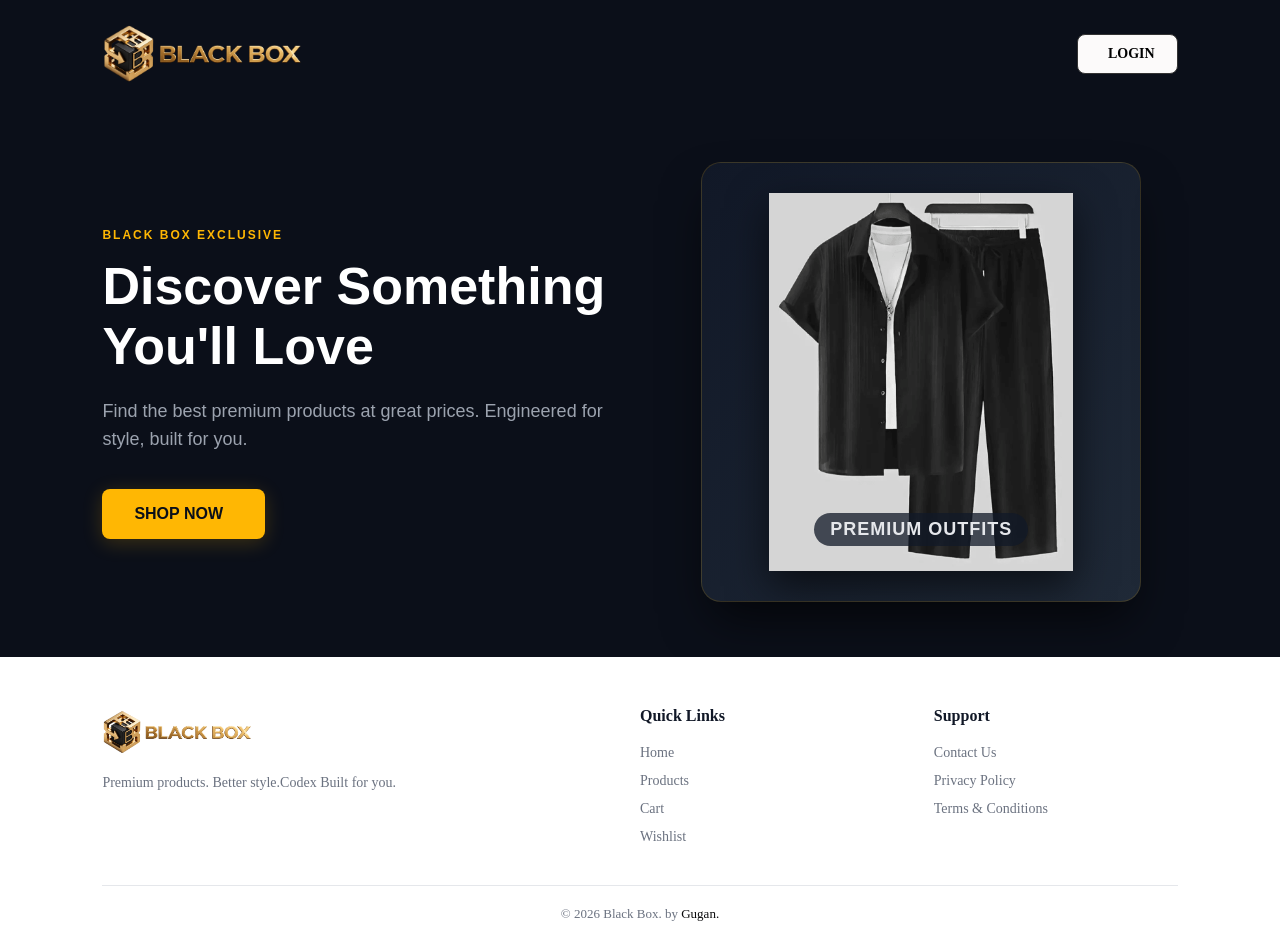
<file: index.html>
<!DOCTYPE html>
<html lang="en">
<head>
    <meta charset="UTF-8">
    <meta name="viewport" content="width=device-width, initial-scale=1.0">
    <title>Black Box - Home</title>
    <link rel="stylesheet" href="home.css">
    <link rel="icon" href="img file/favicon.png">   
</head>
<body>
    <header class="main-header">
        <img src="img file/image 1.png" alt="Black Box" class="logo">
        <a href="login.html" class="login-btn">
    <i class="fa-solid fa-user"></i>
    LOGIN
        </a>
    </header>

    <section class="hero">

    <div class="hero-content">
        <span class="brand-tag">BLACK BOX EXCLUSIVE</span>
        <h1>Discover Something You'll Love</h1>
        <p>Find the best premium products at great prices. Engineered for style, built for you.</p>
        <a href="products.html" class="shop-btn">SHOP NOW <i class="fa-solid fa-arrow-right"></i></a>
    </div>

    <div class="hero-image">

    <div class="slider-container">
        <div class="image-slider">
            
            <div class="slide">
                <a href="products.html">
                <img src="product img/prod image 1.png" alt="pants and shirt">
                <span class="product-title">Premium outfits</span>
                </a>
            </div>
            
            <div class="slide">
                <a href="products.html">
                <img src="product img/prod image 2.png" alt="classical watch">
                <span class="product-title">Classical Watches</span>
                </a>
            </div>

            <div class="slide">
                <a href="products.html">
                <img src="product img/prod image 3.png" alt="whiteshoes">
                <span class="product-title">Premium Shoes</span>
                </a>
            </div>
            
            <div class="slide">
                <a href="products.html">
                <img src="product img/prod image 4.png" alt="all appliances">
                <span class="product-title">smart appliances</span>
                </a>
            </div>
        </div>
    </div>
</div>

</section>

<footer class="footer">

    <div class="footer-content">

        <div class="footer-brand">
            <img src="img file/image 1.png" alt="Black Box">
            <p>
                Premium products. Better style.Codex
                Built for you.
            </p>
        </div>

        <div class="footer-links">
            <h3>Quick Links</h3>

            <a href="index.html">Home</a>
            <a href="products.html">Products</a>
            <a href="cart.html">Cart</a>
            <a href="wishlist.html">Wishlist</a>
        </div>

        <div class="footer-links">
            <h3>Support</h3>

            <a href="#">Contact Us</a>
            <a href="#">Privacy Policy</a>
            <a href="#">Terms & Conditions</a>
        </div>

    </div>

    <div class="footer-bottom">
        <p>© 2026 Black Box. by<span class="by"> Gugan.</span></p>
    </div>

</footer>

</body>
</html>
</file>
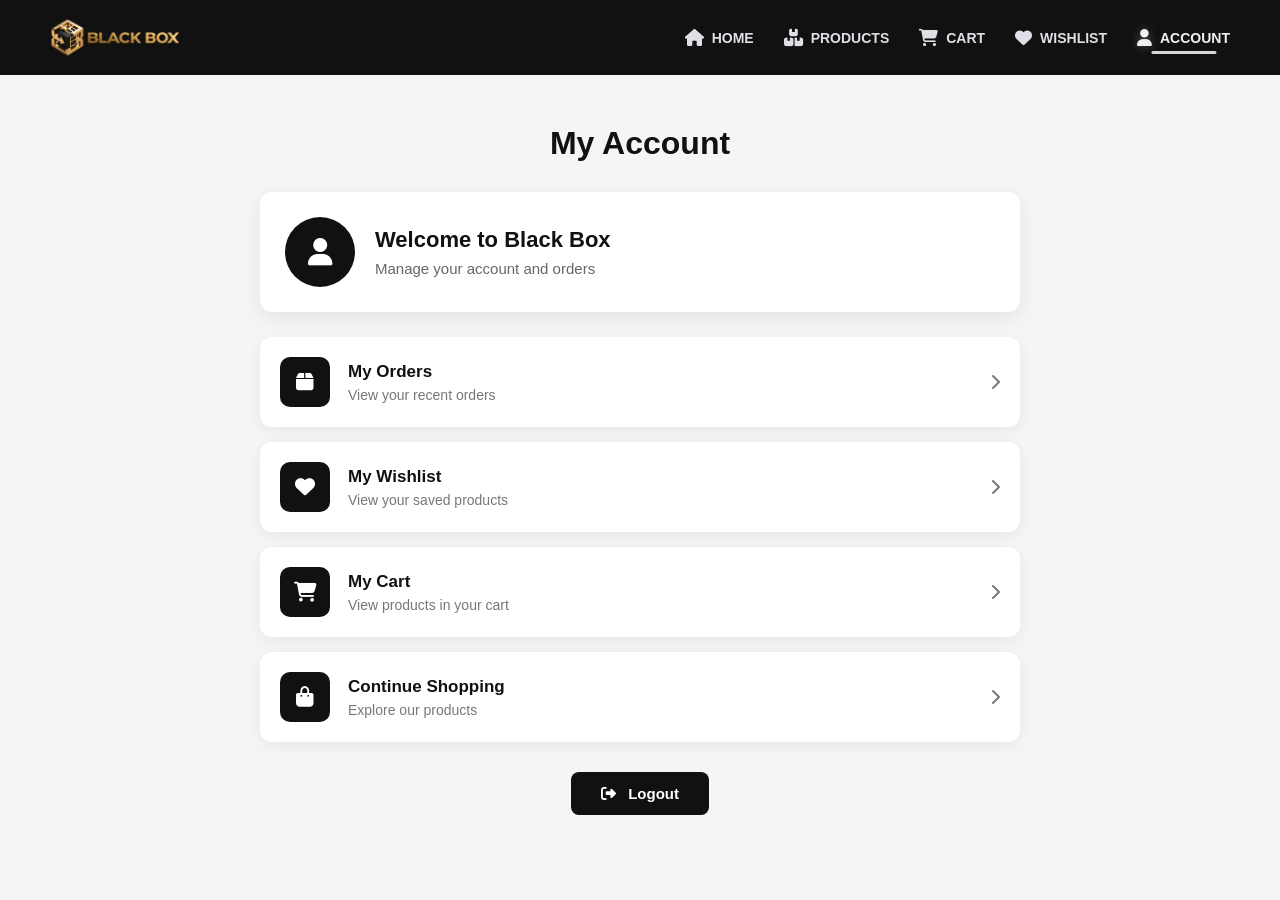
<file: account.html>
<!DOCTYPE html>
<html lang="en">

<head>

    <meta charset="UTF-8">

    <meta name="viewport"
          content="width=device-width, initial-scale=1.0">

    <title>Black Box - Account</title>

    <link rel="stylesheet"
          href="account.css">

    <link rel="icon"
          href="img file/favicon.png">

    <link rel="stylesheet"
          href="https://cdnjs.cloudflare.com/ajax/libs/font-awesome/6.5.2/css/all.min.css">

</head>


<body>

    <header>

        <a href="index.html">

            <img src="img file/image 1.png"
                 alt="Black Box"
                 class="logo">

        </a>


        <nav class="navbar">

            <ul class="navlink">

                <li><a href="index.html"><i class="fa-solid fa-house"></i><span>HOME</span></a></li>
                <li><a href="products.html"><i class="fa-solid fa-boxes-stacked"></i><span>PRODUCTS</span></a></li>
                <li><a href="cart.html"><i class="fa-solid fa-cart-shopping"></i><span>CART</span></a></li>
                <li><a href="wishlist.html"><i class="fa-solid fa-heart"></i><span>WISHLIST</span></a></li>
                <li><a href="account.html" class="nav-link active"><i class="fa-solid fa-user"></i><span>ACCOUNT</span></a></li>

            </ul>

        </nav>

    </header>

    <main class="account">

        <h1>My Account</h1>

        <section class="profile-card">

            <div class="profile-icon">

                <i class="fa-solid fa-user"></i>

            </div>


            <div class="profile-info">

                <h2>Welcome to Black Box</h2>

                <p>
                    Manage your account and orders
                </p>

            </div>

        </section>


        <section class="account-options">

            <a href="#" class="account-card">

                <div class="account-card-icon">

                    <i class="fa-solid fa-box"></i>

                </div>

                <div>

                    <h3>My Orders</h3>

                    <p>
                        View your recent orders
                    </p>

                </div>

                <i class="fa-solid fa-chevron-right arrow"></i>

            </a>

            <a href="wishlist.html" class="account-card">

                <div class="account-card-icon">

                    <i class="fa-solid fa-heart"></i>

                </div>

                <div>

                    <h3>My Wishlist</h3>

                    <p>
                        View your saved products
                    </p>

                </div>

                <i class="fa-solid fa-chevron-right arrow"></i>

            </a>

            <a href="cart.html" class="account-card">

                <div class="account-card-icon">

                    <i class="fa-solid fa-cart-shopping"></i>

                </div>

                <div>

                    <h3>My Cart</h3>

                    <p>
                        View products in your cart
                    </p>

                </div>

                <i class="fa-solid fa-chevron-right arrow"></i>

            </a>

            <a href="products.html" class="account-card">

                <div class="account-card-icon">

                    <i class="fa-solid fa-bag-shopping"></i>

                </div>

                <div>

                    <h3>Continue Shopping</h3>

                    <p>
                        Explore our products
                    </p>

                </div>

                <i class="fa-solid fa-chevron-right arrow"></i>

            </a>


        </section>

        <button class="logout-btn" id="logout-btn">

            <i class="fa-solid fa-right-from-bracket"></i>

            Logout

        </button>


    </main>



    <script src="account.js"></script>

</body>

</html>
</file>
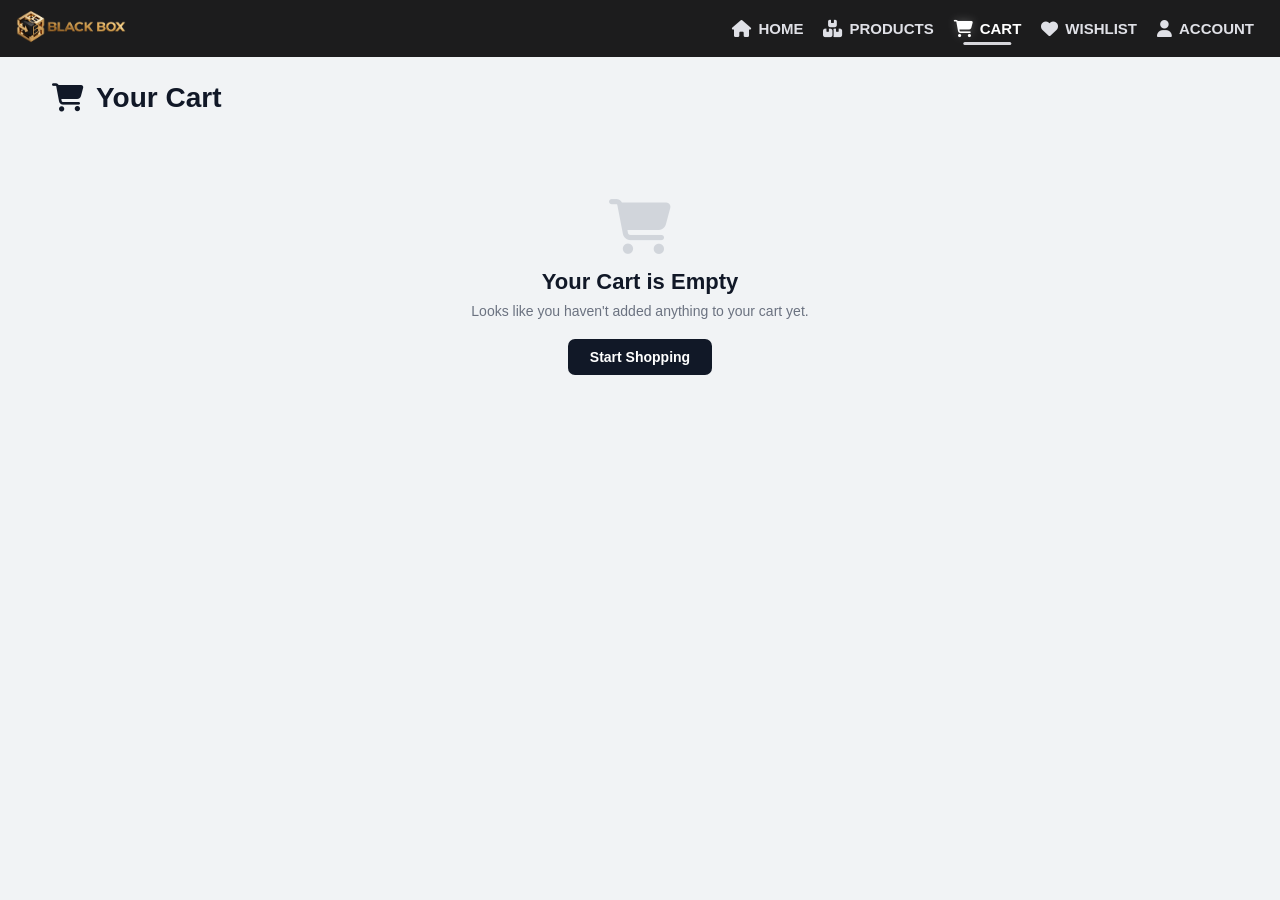
<file: cart.html>
<!DOCTYPE html>
<html lang="en">

<head>
    <meta charset="UTF-8">
    <meta name="viewport" content="width=device-width, initial-scale=1.0">

    <title>Black Box - Cart</title>

    <link rel="icon" href="img file/favicon.png">

    <link rel="stylesheet"
        href="https://cdnjs.cloudflare.com/ajax/libs/font-awesome/6.5.2/css/all.min.css">

    <link rel="stylesheet" href="cart.css">
</head>

<body>

    <header>

        <a href="index.html">
            <img src="img file/image 1.png" alt="Black Box" class="logo">
        </a>

        <nav class="navbar">

            <ul class="navlink">
                <li><a href="index.html"><i class="fa-solid fa-house"></i><span>HOME</span></a></li>
                <li><a href="products.html"><i class="fa-solid fa-boxes-stacked"></i><span>PRODUCTS</span></a></li>
                <li><a href="cart.html" class="nav-link active"><i class="fa-solid fa-cart-shopping"></i><span>CART</span></a></li>
                <li><a href="wishlist.html"><i class="fa-solid fa-heart"></i><span>WISHLIST</span></a></li>
                <li><a href="account.html"><i class="fa-solid fa-user"></i><span>ACCOUNT</span></a></li>
            </ul>

        </nav>

    </header>

    <main class="cart-page">

        <h1 class="cart-title">
            <i class="fa-solid fa-cart-shopping"></i>
            Your Cart
        </h1>


        <div class="cart-container">

            <section class="cart-items">

                <div id="cart-items">
                    
                </div>

            </section>

            <aside class="cart-summary">

                <h2>Order Summary</h2>

                <div class="summary-row">
                    <span>Subtotal</span>
                    <span id="subtotal">₹0</span>
                </div>

                <div class="summary-row">
                    <span>Delivery</span>
                    <span id="delivery">₹0</span>
                </div>

                <hr>

                <div class="summary-total">
                    <span>Total</span>
                    <span id="total">₹0</span>
                </div>

                <button id="checkout-btn">
                    <i class="fa-solid fa-lock"></i>
                    Proceed to Checkout
                </button>

                <a href="products.html" class="continue-shopping">
                    <i class="fa-solid fa-arrow-left"></i>
                    Continue Shopping
                </a>

            </aside>

        </div>

        <div id="empty-cart" class="empty-cart">

            <i class="fa-solid fa-cart-shopping"></i>

            <h2>Your Cart is Empty</h2>

            <p>
                Looks like you haven't added anything to your cart yet.
            </p>

            <a href="products.html">
                Start Shopping
            </a>

        </div>

    </main>


<script type="module" src="cart.js"></script>

</body>

</html>
</file>
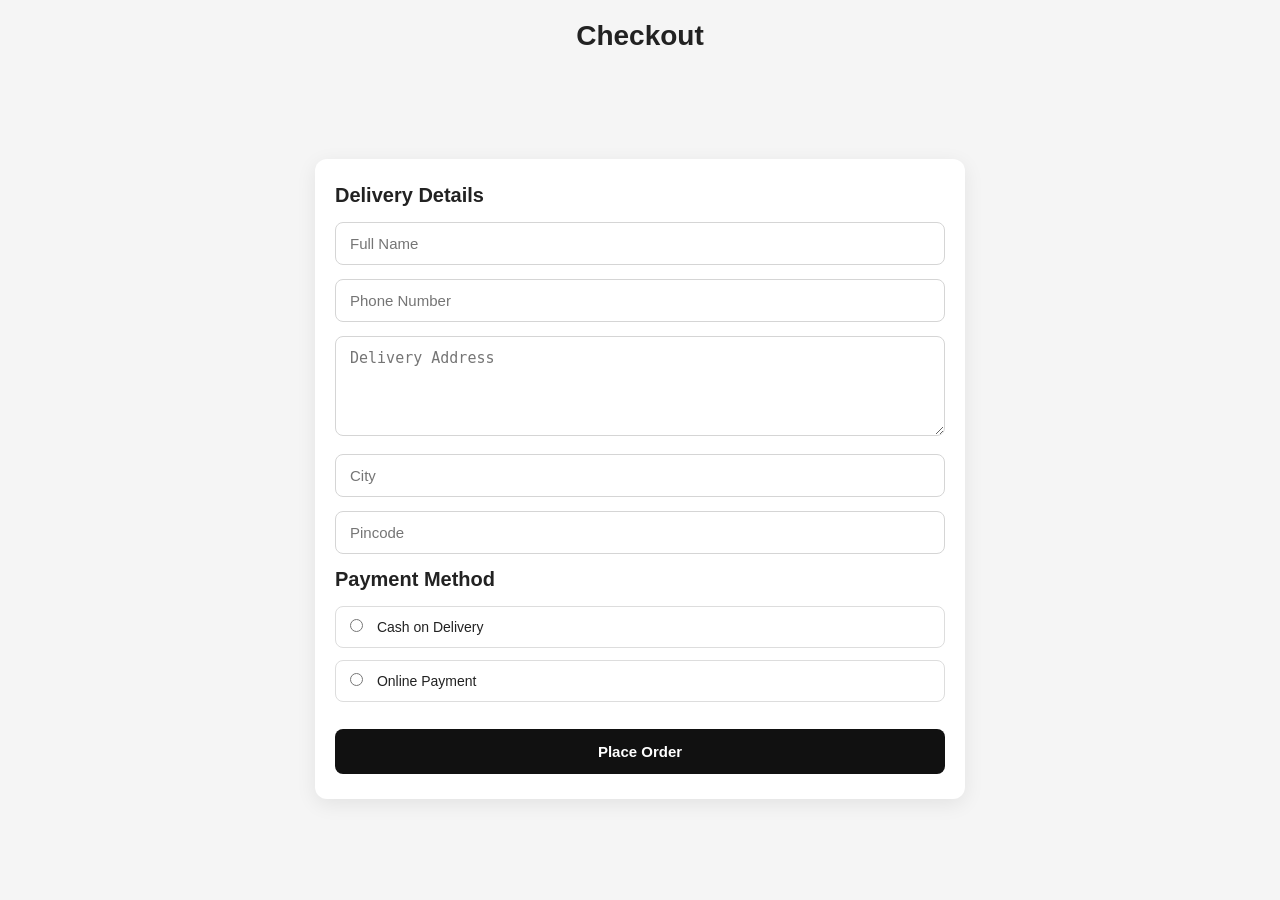
<file: Checkout.html>
<!DOCTYPE html>
<html lang="en">

<head>

    <meta charset="UTF-8">

    <meta name="viewport"
          content="width=device-width, initial-scale=1.0">

    <title>Black Box - Checkout</title>
    <link rel="icon" href="img file/image 2.png">
    <link rel="stylesheet" href="checkout.css">

</head>

<body>

    <h1>Checkout</h1>

    <form id="checkout-form">

        <h2>Delivery Details</h2>

        <input
            type="text"
            id="name"
            placeholder="Full Name"
            required
        >

        <input
            type="tel"
            id="phone"
            placeholder="Phone Number"
            required
        >

        <textarea
            id="address"
            placeholder="Delivery Address"
            required
        ></textarea>

        <input
            type="text"
            id="city"
            placeholder="City"
            required
        >

        <input
            type="text"
            id="pincode"
            placeholder="Pincode"
            required
        >

        <h2>Payment Method</h2>

        <label>
            <input
                type="radio"
                name="payment"
                value="cod"
                required
            >
            Cash on Delivery
        </label>

        <label>
            <input
                type="radio"
                name="payment"
                value="online"
            >
            Online Payment
        </label>

        <button type="submit">
            Place Order
        </button>

    </form>

    <script src="checkout.js"></script>

</body>

</html>
</file>
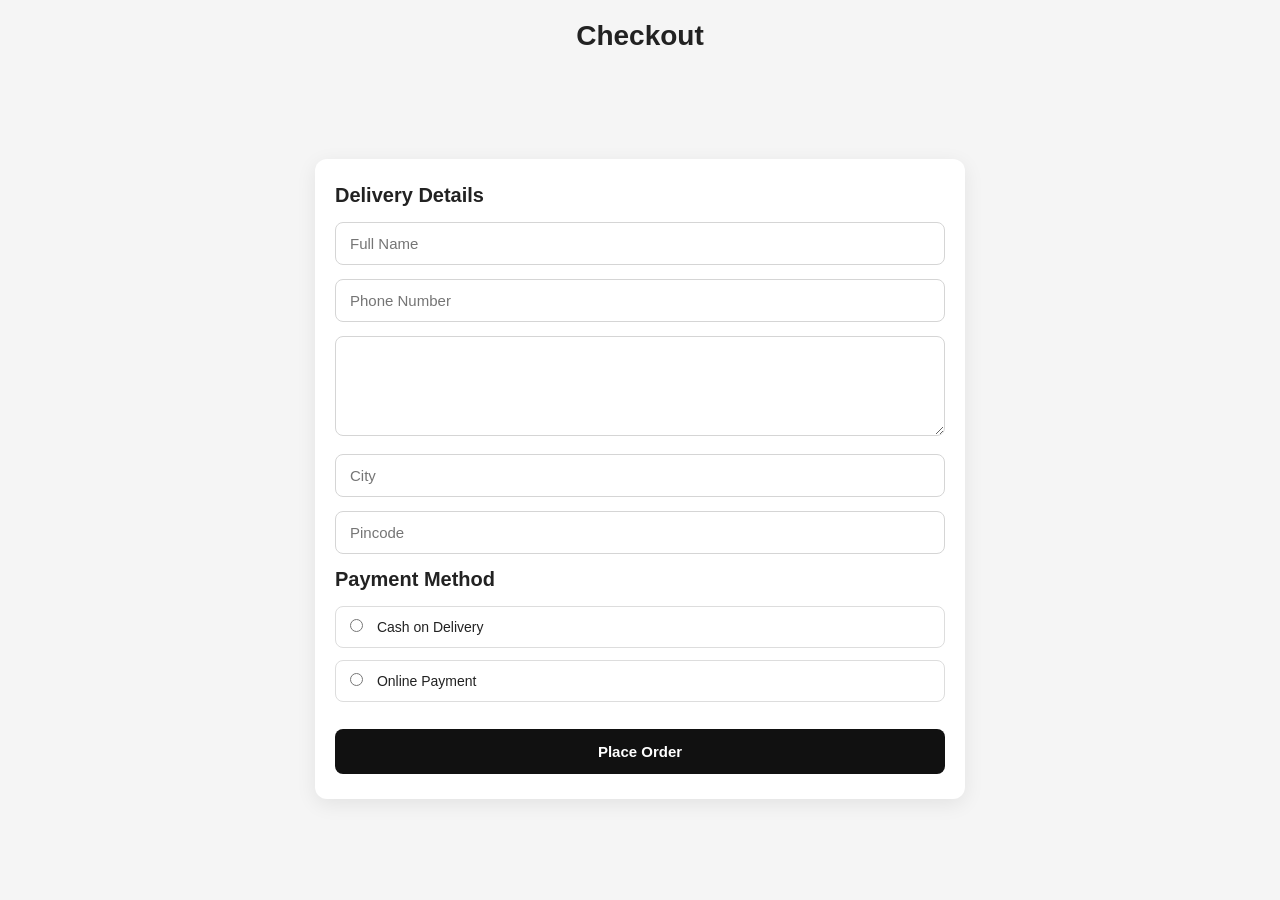
<file: checkout.html>
<!DOCTYPE html>
<html lang="en">

<head>

    <meta charset="UTF-8">

    <meta name="viewport"
          content="width=device-width, initial-scale=1.0">

    <title>Black Box - Checkout</title>
    <link rel="icon" href="img file/favicon.png">
    <link rel="stylesheet" href="checkout.css">

</head>

<body>

    <h1>Checkout</h1>

    <form id="checkout-form">

        <h2>Delivery Details</h2>

        <input
            type="text"
            id="name"
            placeholder="Full Name"
            required
        >

        <input
            type="tel"
            id="phone"
            placeholder="Phone Number"
            required
        >

        <textarea
            id="address"
            placeholder="Delivery Address"
            required>
        </textarea>

        <input
            type="text"
            id="city"
            placeholder="City"
            required
        >

        <input
            type="text"
            id="pincode"
            placeholder="Pincode"
            required
        >

        <h2>Payment Method</h2>

        <label>
            <input
                type="radio"
                name="payment"
                value="cod"
                required
            >
            Cash on Delivery
        </label>

        <label>
            <input
                type="radio"
                name="payment"
                value="online"
            >
            Online Payment
        </label>

        <button type="submit">
            Place Order
        </button>

    </form>

    <script src="checkout.js"></script>

</body>

</html>
</file>
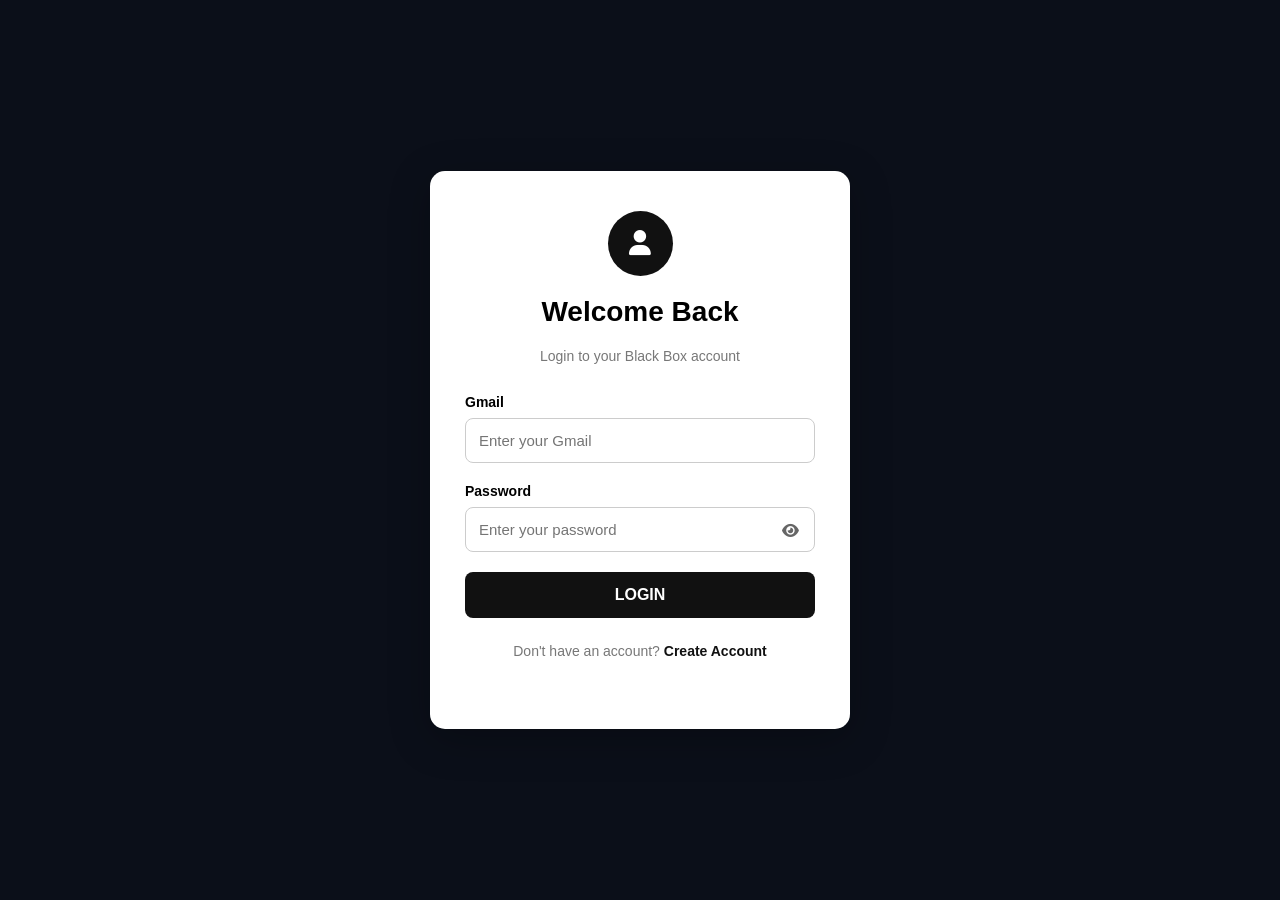
<file: login.html>
<!DOCTYPE html>
<html lang="en">

<head>

    <meta charset="UTF-8">

    <meta name="viewport"
          content="width=device-width, initial-scale=1.0">

    <title>Black Box - Login</title>

    <link rel="stylesheet"
          href="login.css">

    <link rel="icon" href="img file/favicon.png">

    <link rel="stylesheet"
          href="https://cdnjs.cloudflare.com/ajax/libs/font-awesome/6.5.2/css/all.min.css">

</head>


<body>

    <main class="login-container">

        <div class="login-box">

            <div class="login-icon">

                <i class="fa-solid fa-user"></i>

            </div>


            <h1>Welcome Back</h1>

            <p>Login to your Black Box account</p>


            <form id="login-form">

                <div class="input-group">

                    <label for="email">
                        Gmail
                    </label>

                    <input
                        type="email"
                        id="email"
                        placeholder="Enter your Gmail"
                        autocomplete="email"
                        required>

                </div>

                <div class="input-group">

                    <label for="password">
                        Password
                    </label>

                    <div class="password-box">

                        <input
                            type="password"
                            id="password"
                            placeholder="Enter your password"
                            autocomplete="current-password"
                            required>

                        <button
                            type="button"
                            id="show-password">

                            <i class="fa-solid fa-eye"></i>

                        </button>

                    </div>

                </div>

                <p id="login-error"></p>

                <button
                    type="submit"
                    class="login-submit">

                    LOGIN

                </button>


            </form>


            <p class="signup-text">

                Don't have an account?

                <a href="signup.html">
                    Create Account
                </a>

            </p>


        </div>

    </main>


    <script src="login.js"></script>

</body>

</html>
</file>
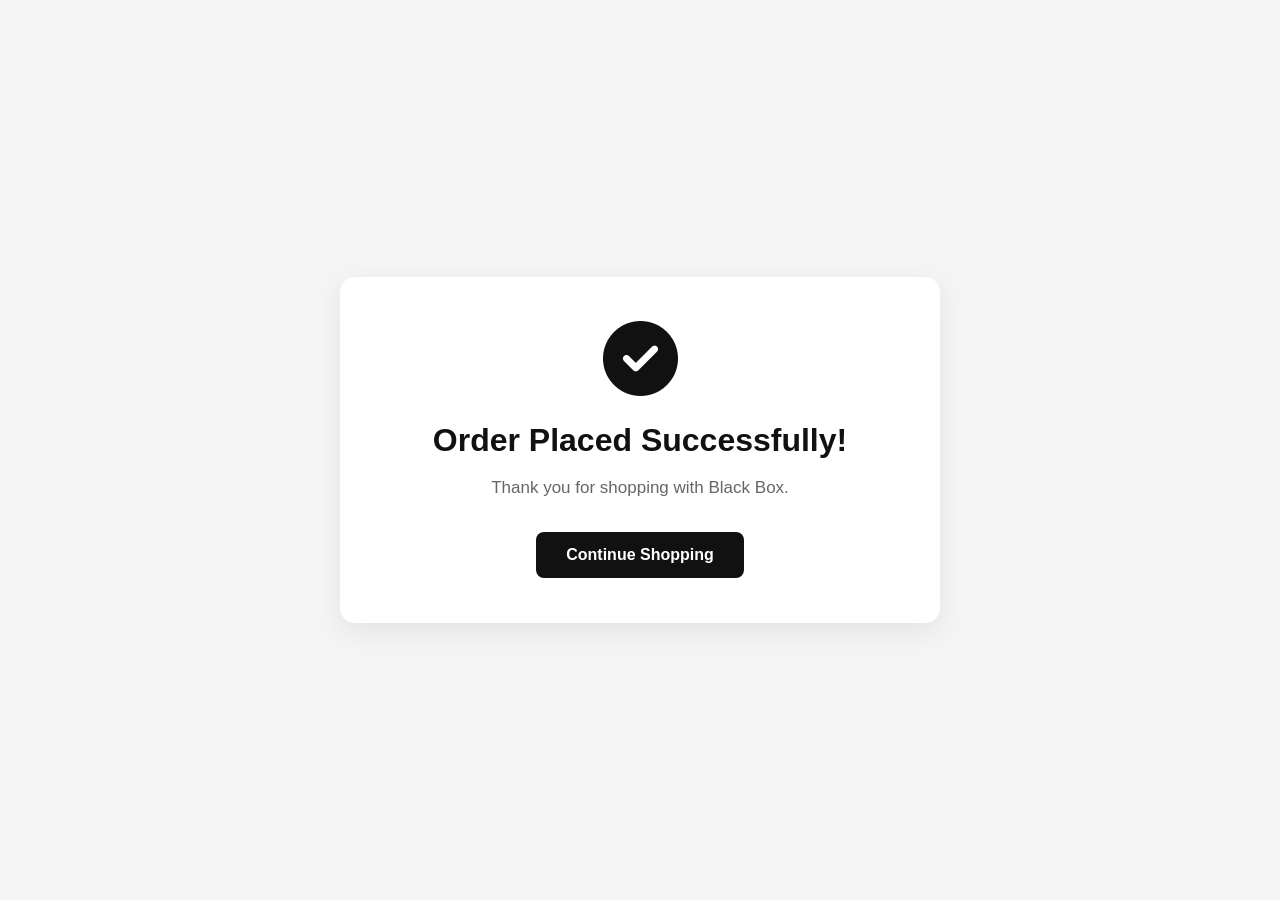
<file: OrderSuccess.html>
<head>

    <meta charset="UTF-8">

    <meta name="viewport"
          content="width=device-width, initial-scale=1.0">

    <title>Black Box - Order Placed</title>

    <link rel="stylesheet" href="ordersuccess.css">
    <link rel="icon" href="img file/image 2.png">
    <link rel="stylesheet"
          href="https://cdnjs.cloudflare.com/ajax/libs/font-awesome/6.5.2/css/all.min.css">
</head>

<body>

    <div class="success-container">

        <i class="fa-solid fa-circle-check"></i>

        <h1>Order Placed Successfully!</h1>

        <p>
            Thank you for shopping with Black Box.
        </p>

        <a href="Products.html">
            Continue Shopping
        </a>

    </div>

</body>

</html>
</file>
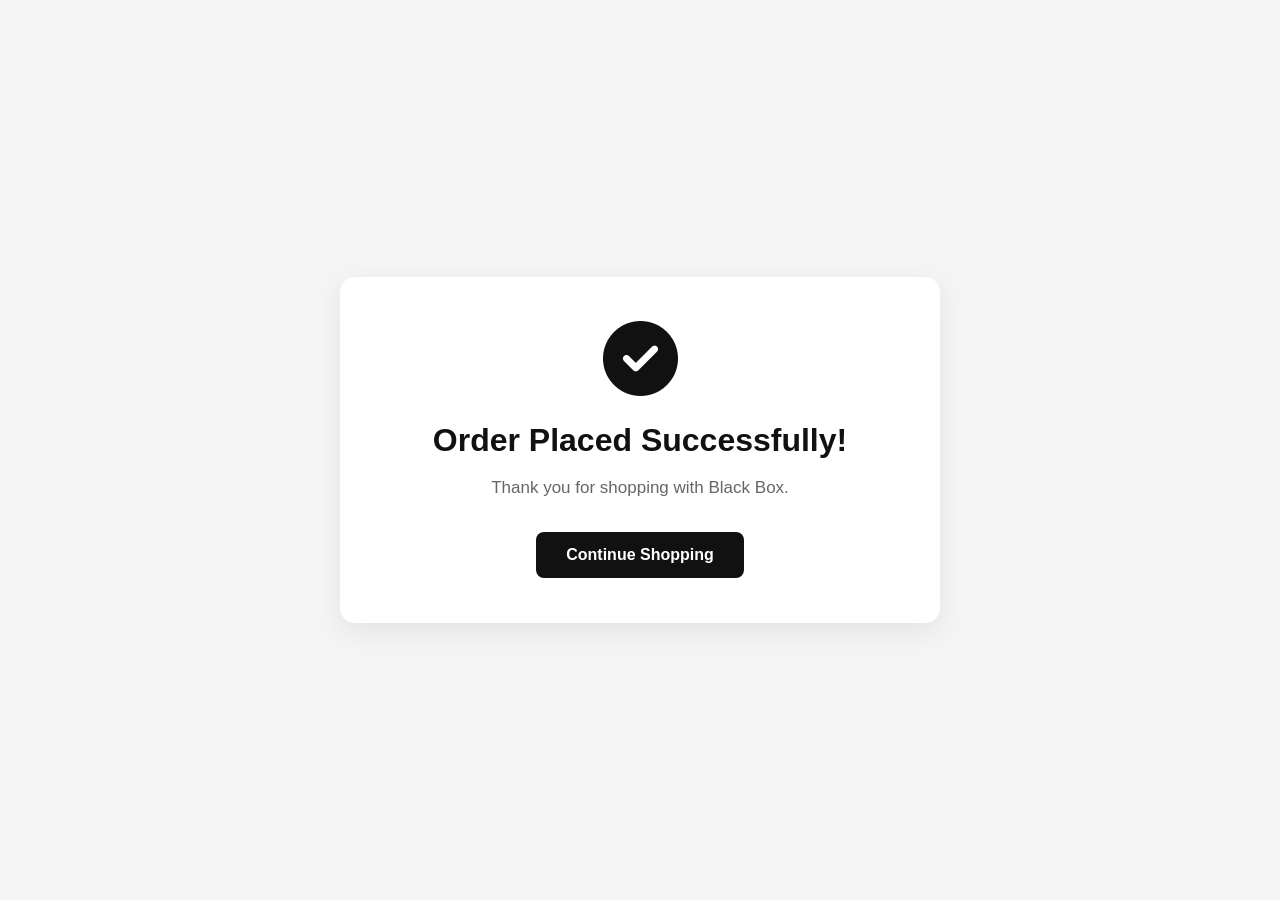
<file: orderSuccess.html>
<head>

    <meta charset="UTF-8">

    <meta name="viewport"
          content="width=device-width, initial-scale=1.0">

    <title>Black Box - Order Placed</title>

    <link rel="stylesheet" href="ordersuccess.css">
    <link rel="icon" href="img file/favicon.png">
    <link rel="stylesheet"
          href="https://cdnjs.cloudflare.com/ajax/libs/font-awesome/6.5.2/css/all.min.css">
</head>

<body>

    <div class="success-container">

        <i class="fa-solid fa-circle-check"></i>

        <h1>Order Placed Successfully!</h1>

        <p>
            Thank you for shopping with Black Box.
        </p>

        <a href="products.html">
            Continue Shopping
        </a>

    </div>

</body>

</html>
</file>
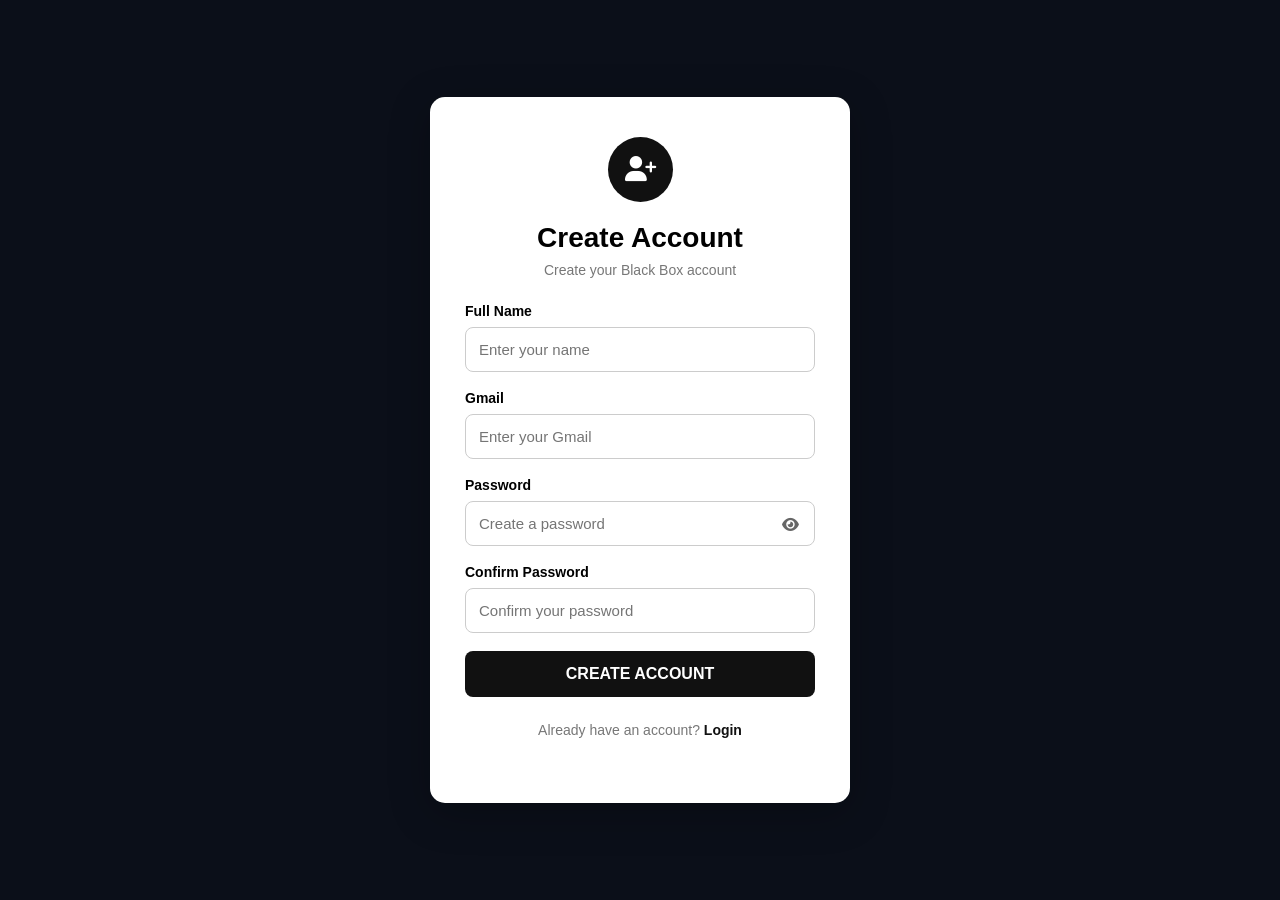
<file: signup.html>
<!DOCTYPE html>
<html lang="en">

<head>

    <meta charset="UTF-8">

    <meta name="viewport"
          content="width=device-width, initial-scale=1.0">

    <title>Black Box - Create Account</title>

    <link rel="stylesheet"
          href="signup.css">

    <link rel="icon" href="img file/favicon.png">

    <link rel="stylesheet"
          href="https://cdnjs.cloudflare.com/ajax/libs/font-awesome/6.5.2/css/all.min.css">

</head>


<body>

    <main class="signup-container">

        <div class="signup-box">

            <div class="signup-icon">
                <i class="fa-solid fa-user-plus"></i>
            </div>


            <h1>Create Account</h1>

            <p>Create your Black Box account</p>


            <form id="signup-form">

                <div class="input-group">

                    <label for="name">
                        Full Name
                    </label>

                    <input
                        type="text"
                        id="name"
                        placeholder="Enter your name"
                        required>

                </div>

                <div class="input-group">

                    <label for="email">
                        Gmail
                    </label>

                    <input
                        type="email"
                        id="email"
                        placeholder="Enter your Gmail"
                        autocomplete="email"
                        required>

                </div>

                <div class="input-group">

                    <label for="password">
                        Password
                    </label>

                    <div class="password-box">

                        <input
                            type="password"
                            id="password"
                            placeholder="Create a password"
                            autocomplete="new-password"
                            required>

                        <button
                            type="button"
                            id="show-password">

                            <i class="fa-solid fa-eye"></i>

                        </button>

                    </div>

                </div>

                <div class="input-group">

                    <label for="confirm-password">
                        Confirm Password
                    </label>

                    <input
                        type="password"
                        id="confirm-password"
                        placeholder="Confirm your password"
                        required>

                </div>

                <p id="signup-error"></p>

                <button
                    type="submit"
                    class="signup-submit">

                    CREATE ACCOUNT

                </button>

            </form>


            <p class="login-text">

                Already have an account?

                <a href="login.html">
                    Login
                </a>

            </p>

        </div>

    </main>


    <script src="signup.js"></script>

</body>

</html>
</file>
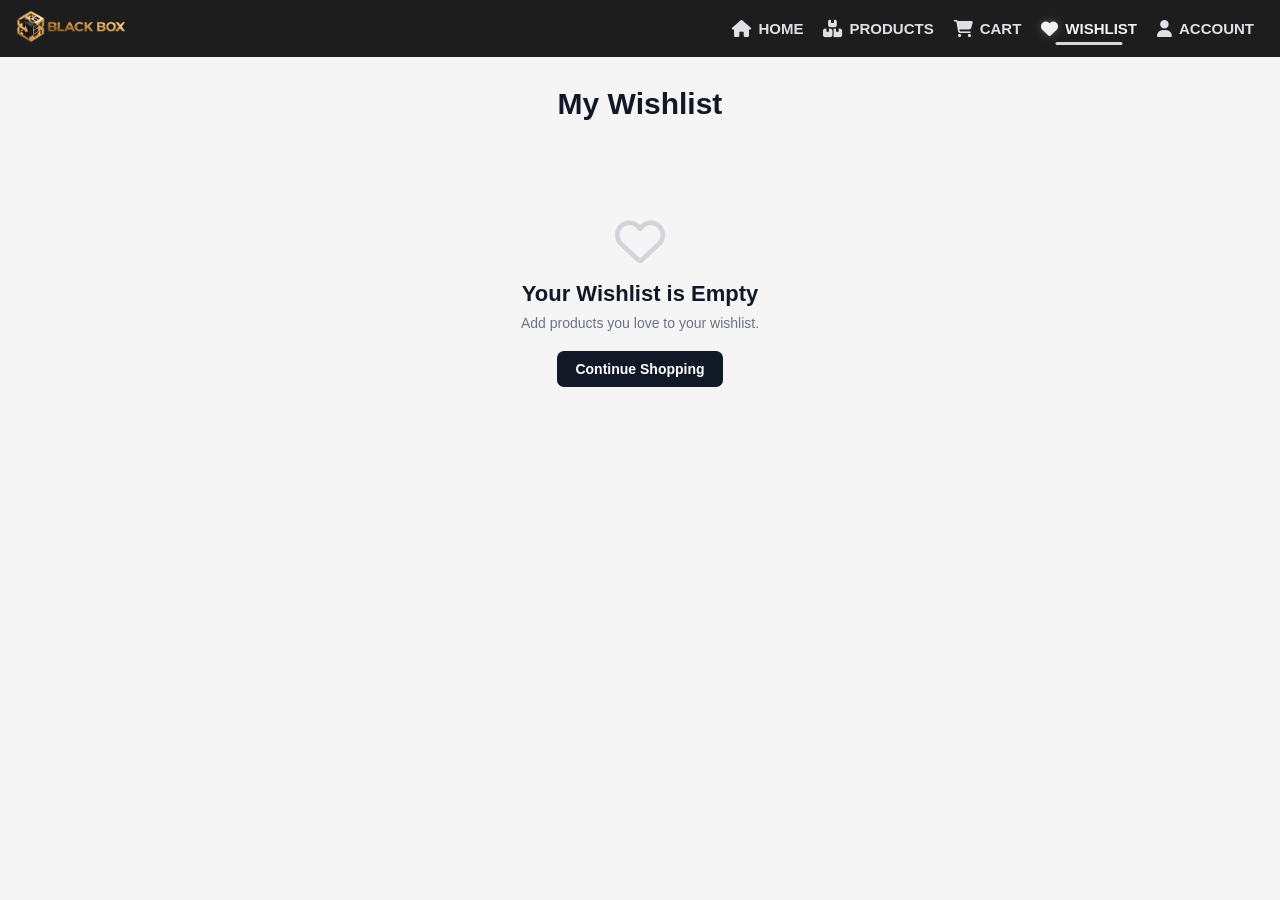
<file: wishlist.html>
<!DOCTYPE html>
<html lang="en">

<head>
    <meta charset="UTF-8">
    <meta name="viewport" content="width=device-width, initial-scale=1.0">

    <title>Black Box - Wishlist</title>

    <link rel="stylesheet" href="wishlist.css">
    <link rel="icon" href="img file/favicon.png">
    <link rel="stylesheet"
        href="https://cdnjs.cloudflare.com/ajax/libs/font-awesome/6.5.2/css/all.min.css">
</head>

<body>

    <header>

        <a href="index.html">
            <img src="img file/image 1.png" alt="Black Box" class="logo">
        </a>

        <nav class="navbar">

            <ul class="navlink">
                <li><a href="index.html"><i class="fa-solid fa-house"></i><span>HOME</span></a></li>
                <li><a href="products.html"><i class="fa-solid fa-boxes-stacked"></i><span>PRODUCTS</span></a></li>
                <li><a href="cart.html"><i class="fa-solid fa-cart-shopping"></i><span>CART</span></a></li>
                <li><a href="wishlist.html" class="nav-link active"><i class="fa-solid fa-heart"></i><span>WISHLIST</span></a></li>
                <li><a href="account.html"><i class="fa-solid fa-user"></i><span>ACCOUNT</span></a></li>
            </ul>

        </nav>

    </header>


    <main class="wishlist">

        <h1>My Wishlist</h1>

        <div id="wishlist-items" class="wishlist-grid"></div>

        <div id="empty-wishlist" class="empty-wishlist">

            <i class="fa-regular fa-heart"></i>

            <h2>Your Wishlist is Empty</h2>

            <p>Add products you love to your wishlist.</p>

            <a href="products.html">
                Continue Shopping
            </a>

        </div>

    </main>


    <script src="wishlist.js"></script>

</body>

</html>
</file>
<file: home.css>
* {
    margin: 0;
    padding: 0;
    box-sizing: border-box;
}

html,
body {
    width: 100%;
    min-height: 100%;
    overflow-x: hidden;
}

body {
    background-color: #0b0f19;
    min-height: 100vh;
    min-height: 100dvh;
    display: flex;
    flex-direction: column;
}

.main-header {
    width: 100%;
    background-color: #0b0f19;
    padding: 20px 8%;
    display: flex;
    align-items: center;
    justify-content: space-between;
    flex-shrink: 0;
}

.logo {
    width: 200px;
    max-width: 100%;
    height: auto;
    object-fit: contain;
    display: block;
}

.login-btn {
    display: flex;
    align-items: center;
    justify-content: center;
    gap: 8px;

    padding: 11px 22px;

    background-color: #fcfafa;
    color: #000000;

    text-decoration: none;

    border: 1px solid #333;
    border-radius: 8px;

    font-size: 14px;
    font-weight: bold;

    transition: 0.3s ease;

    flex-shrink: 0;
}

.login-btn:hover {
    background-color: #cbc8c8;
    transform: translateY(-2px);
}

.hero {
    width: 100%;

    min-height: 550px;

    display: flex;
    align-items: center;
    justify-content: space-between;

    padding: 40px 8%;

    background-color: #0b0f19;
    color: #ffffff;

    font-family: "Segoe UI", Roboto, sans-serif;

    gap: 50px;

    flex-shrink: 0;
}

.hero-content {
    width: 50%;
    max-width: 540px;

    animation: fadeIn 0.8s ease-out;
}

.brand-tag {
    display: inline-block;

    font-size: 12px;
    font-weight: 700;

    letter-spacing: 2px;

    color: #ffb703;

    margin-bottom: 15px;

    text-transform: uppercase;
}

.hero-content h1 {
    font-size: 52px;

    line-height: 1.15;

    font-weight: 800;

    color: #ffffff;

    margin-bottom: 20px;
}

.hero-content p {
    font-size: 18px;

    line-height: 1.6;

    color: #9ca3af;

    margin-bottom: 35px;
}

.shop-btn {
    display: inline-flex;

    align-items: center;
    justify-content: center;

    gap: 10px;

    padding: 16px 32px;

    background-color: #ffb703;

    color: #0b0f19;

    text-decoration: none;

    font-weight: 700;

    font-size: 16px;

    border-radius: 8px;

    box-shadow: 0 4px 20px rgba(255, 183, 3, 0.2);

    transition: all 0.3s ease;
}

.shop-btn:hover {
    background-color: #ffc93c;

    transform: translateY(-2px);

    box-shadow: 0 6px 25px rgba(255, 183, 3, 0.4);
}

.hero-image {
    width: 50%;

    display: flex;

    justify-content: center;
    align-items: center;

    animation: slideIn 1s ease-out;
}

.slider-container {
    width: 100%;

    max-width: 440px;

    aspect-ratio: 1 / 1;

    overflow: hidden;

    border-radius: 20px;

    background: linear-gradient(
        135deg,
        #111827 0%,
        #1f2937 100%
    );

    box-shadow: 0 25px 50px -12px rgba(0, 0, 0, 0.7);

    border: 1px solid rgba(255, 183, 3, 0.15);
}

.image-slider {
    display: flex;

    width: 400%;
    height: 100%;

    animation:
        autoSlider
        12s
        cubic-bezier(0.77, 0, 0.175, 1)
        infinite;
}

.slide {
    position: relative;

    width: 25%;
    height: 100%;

    display: flex;

    justify-content: center;
    align-items: center;

    padding: 30px;

    flex-shrink: 0;
}

.slide a {
    width: 100%;
    height: 100%;

    display: flex;

    justify-content: center;
    align-items: center;

    position: relative;

    text-decoration: none;
}

.slide img {
    width: 100%;
    height: 100%;

    border-radius: 15px;

    max-width: 100%;
    max-height: 100%;

    object-fit: contain;

    filter:
        drop-shadow(
            0 15px 20px rgba(0, 0, 0, 0.6)
        );
}

.product-title {
    position: absolute;

    bottom: 25px;
    left: 50%;

    transform: translateX(-50%);

    font-size: 18px;
    font-weight: 700;

    color: #e5e7eb;

    letter-spacing: 1px;

    text-transform: uppercase;

    transition: color 0.2s ease;

    background-color: rgba(17, 24, 39, 0.75);

    padding: 6px 16px;

    border-radius: 20px;

    white-space: nowrap;
}

.footer {
    width: 100%;

    background-color: #ffffff;

    color: #111827;

    padding: 50px 8% 20px;

    flex-shrink: 0;
}

.footer-content {
    width: 100%;

    max-width: 1200px;

    margin: 0 auto;

    display: grid;

    grid-template-columns:
        2fr
        1fr
        1fr;

    gap: 50px;
}

.footer-brand img {
    width: 150px;

    max-width: 100%;

    height: auto;

    margin-bottom: 15px;

    display: block;
}

.footer-brand p {
    color: #6b7280;

    font-size: 14px;

    line-height: 1.6;

    max-width: 300px;
}

.footer-links {
    display: flex;

    flex-direction: column;

    gap: 12px;
}

.footer-links h3 {
    font-size: 16px;

    margin-bottom: 8px;

    color: #111827;
}

.footer-links a {
    text-decoration: none;

    color: #6b7280;

    font-size: 14px;

    transition: 0.3s ease;
}

.footer-links a:hover {
    color: #111827;
}

.footer-bottom {
    width: 100%;

    max-width: 1200px;

    margin: 40px auto 0;

    padding-top: 20px;

    border-top: 1px solid #e5e7eb;

    text-align: center;
}

.footer-bottom p {
    color: #6b7280;

    font-size: 13px;
}

.by {
    color: #0b0b0c;

    font-size: 13px;

    margin-top: 5px;
}

@keyframes autoSlider {

    0%,
    20% {
        transform: translateX(0%);
    }

    25%,
    45% {
        transform: translateX(-25%);
    }

    50%,
    70% {
        transform: translateX(-50%);
    }

    75%,
    95% {
        transform: translateX(-75%);
    }

    100% {
        transform: translateX(0%);
    }
}

@keyframes fadeIn {

    from {
        opacity: 0;
        transform: translateX(-20px);
    }

    to {
        opacity: 1;
        transform: translateX(0);
    }
}

@keyframes slideIn {

    from {
        opacity: 0;
        transform: scale(0.95);
    }

    to {
        opacity: 1;
        transform: scale(1);
    }
}

@media (max-width: 900px) {

    .main-header {
        padding: 15px 16px;
    }

    .logo {
        width: 140px;
    }

    .login-btn {
        padding: 9px 16px;

        font-size: 13px;
    }

    .hero {
        min-height: auto;

        flex-direction: column;

        justify-content: center;

        text-align: center;

        padding: 50px 16px;

        gap: 40px;
    }

    .hero-content {
        width: 100%;

        max-width: 600px;
    }

    .brand-tag {
        font-size: 11px;

        letter-spacing: 1.5px;

        margin-bottom: 12px;
    }

    .hero-content h1 {
        font-size: 38px;

        line-height: 1.2;

        margin-bottom: 18px;
    }

    .hero-content p {
        font-size: 16px;

        line-height: 1.6;

        margin-bottom: 25px;
    }

    .shop-btn {
        padding: 14px 27px;

        font-size: 14px;
    }

    .hero-image {
        width: 100%;
    }

    .slider-container {
        width: 100%;

        max-width: 350px;

        margin: 0 auto;
    }

    .slide {
        padding: 22px;
    }

    .product-title {
        bottom: 18px;

        font-size: 14px;

        padding: 5px 12px;
    }

    .footer {
        padding: 40px 16px 20px;
    }

    .footer-content {
        grid-template-columns: 1fr;

        gap: 30px;
    }

    .footer-brand img {
        width: 130px;
    }

    .footer-brand p {
        max-width: 320px;

        font-size: 14px;
    }

    .footer-links {
        gap: 10px;
    }

    .footer-links h3 {
        font-size: 17px;
    }

    .footer-links a {
        font-size: 14px;
    }

    .footer-bottom {
        margin-top: 30px;
    }
}

@media (max-width: 600px) {
    
    .main-header {
        padding: 14px 14px;

        min-height: 70px;
    }

    .logo {
        width: 125px;
    }

    .login-btn {
        padding: 9px 14px;

        font-size: 12px;

        border-radius: 7px;
    }

    .hero {
        padding: 45px 16px 50px;

        gap: 35px;

        min-height: auto;
    }

    .hero-content {
        width: 100%;
    }

    .brand-tag {
        font-size: 10px;

        letter-spacing: 1.3px;

        margin-bottom: 12px;
    }

    .hero-content h1 {
        font-size: 30px;

        line-height: 1.2;

        margin-bottom: 17px;
    }

    .hero-content p {
        font-size: 14px;

        line-height: 1.6;

        margin-bottom: 25px;

        color: #9ca3af;
    }

    .shop-btn {
        padding: 13px 24px;

        font-size: 13px;

        gap: 8px;
    }

    .hero-image {
        width: 100%;
    }

    .slider-container {
        width: 100%;

        max-width: 290px;

        aspect-ratio: 1 / 1;

        border-radius: 16px;
    }

    .slide {
        padding: 18px;
    }

    .slide img {
        border-radius: 12px;
    }

    .product-title {
        bottom: 15px;

        font-size: 11px;

        letter-spacing: 0.7px;

        padding: 5px 10px;
    }

    .footer {
        padding: 35px 16px 18px;
    }

    .footer-content {
        grid-template-columns: 1fr;

        gap: 28px;
    }

    .footer-brand img {
        width: 125px;

        margin-bottom: 12px;
    }

    .footer-brand p {
        max-width: 300px;

        font-size: 13px;

        line-height: 1.6;
    }

    .footer-links {
        gap: 9px;
    }

    .footer-links h3 {
        font-size: 17px;

        margin-bottom: 5px;
    }

    .footer-links a {
        font-size: 14px;
    }

    .footer-bottom {
        margin-top: 28px;

        padding-top: 16px;
    }

    .footer-bottom p {
        font-size: 12px;
    }

    .by {
        font-size: 12px;
    }
}

@media (max-width: 380px) {

    .main-header {
        padding: 12px;
    }

    .logo {
        width: 115px;
    }

    .login-btn {
        padding: 8px 12px;

        font-size: 11px;
    }


    .hero {
        padding: 40px 12px 45px;

        gap: 30px;
    }

    .brand-tag {
        font-size: 9px;

        letter-spacing: 1px;
    }

    .hero-content h1 {
        font-size: 27px;
    }

    .hero-content p {
        font-size: 13px;
    }

    .shop-btn {
        padding: 12px 21px;

        font-size: 12px;
    }

    .slider-container {
        max-width: 260px;
    }

    .product-title {
        font-size: 10px;

        bottom: 12px;

        padding: 4px 8px;
    }


    .footer {
        padding: 30px 12px 15px;
    }

    .footer-brand img {
        width: 115px;
    }

    .footer-brand p {
        font-size: 12px;
    }
}
</file>
<file: account.css>
* {
    margin: 0;
    padding: 0;
    box-sizing: border-box;
}

html, body {
    width: 100%;
    height: 100%;
    overflow-x: hidden;
}

body {
    font-family: Arial, sans-serif;
    background: #f5f5f5;
    color: #111;
    min-height: 100vh;
    min-height: 100dvh;
    display: flex;
    flex-direction: column;
}

header {
    width: 100%;
    height: 75px;
    background: #111;
    display: flex;
    align-items: center;
    justify-content: space-between;
    padding: 0 50px;
    flex-shrink: 0;
}

.logo {
    width: 130px;
    max-width: 100%;
    display: block;
    object-fit: contain;
}

.navlink {
    display: flex;
    align-items: center;
    gap: 30px;
    list-style: none;
}

.navlink li a {
    display: flex;
    align-items: center;
    gap: 8px;
    color: #dfe0e6;
    text-decoration: none;
    font-size: 14px;
    font-weight: bold;
    transition: 0.3s;
}

.navlink li a:hover {
    color: #ffffff;
}

.navlink i {
    font-size: 17px;
    flex-shrink: 0;
}

.account {
    flex: 1;
    width: 100%;
    max-width: 800px;
    margin: 50px auto;
    padding: 0 20px;
}

.account > h1 {
    text-align: center;
    font-size: 32px;
    margin-bottom: 30px;
}

.profile-card {
    display: flex;
    align-items: center;
    gap: 20px;
    background: #ffffff;
    padding: 25px;
    border-radius: 12px;
    margin-bottom: 25px;
    box-shadow: 0 5px 20px rgba(0, 0, 0, 0.08);
}

.profile-icon {
    width: 70px;
    height: 70px;
    border-radius: 50%;
    background: #111;
    color: #ffffff;
    display: flex;
    justify-content: center;
    align-items: center;
    font-size: 28px;
    flex-shrink: 0;
}

.profile-info h2 {
    font-size: 22px;
    margin-bottom: 7px;
}

.profile-info p {
    color: #666;
    font-size: 15px;
}

.account-options {
    display: flex;
    flex-direction: column;
    gap: 15px;
    width: 100%;
}

.account-card {
    display: flex;
    align-items: center;
    gap: 18px;
    width: 100%;
    padding: 20px;
    background: #ffffff;
    border-radius: 12px;
    text-decoration: none;
    color: #111;
    box-shadow: 0 4px 15px rgba(0, 0, 0, 0.06);
    transition: 0.3s;
}

.account-card:hover {
    transform: translateY(-3px);
    box-shadow: 0 8px 20px rgba(0, 0, 0, 0.10);
}

.account-card-icon {
    width: 50px;
    height: 50px;
    border-radius: 10px;
    background: #111;
    color: #ffffff;
    display: flex;
    justify-content: center;
    align-items: center;
    font-size: 20px;
    flex-shrink: 0;
}

.account-card h3 {
    font-size: 17px;
    margin-bottom: 5px;
}

.account-card p {
    color: #777;
    font-size: 14px;
}

.arrow {
    margin-left: auto;
    color: #777;
    transition: 0.3s;
    flex-shrink: 0;
}

.account-card:hover .arrow {
    transform: translateX(5px);
    color: #111;
}

.logout-btn {
    display: block;
    margin: 30px auto 0;
    padding: 13px 30px;
    border: none;
    border-radius: 8px;
    background: #111;
    color: #ffffff;
    font-size: 15px;
    font-weight: bold;
    cursor: pointer;
    transition: 0.3s;
}

.logout-btn i {
    margin-right: 8px;
}

.logout-btn:hover {
    background: #333;
    transform: translateY(-2px);
}

.nav-link {
  position: relative;
  color: #b8b8be;
}

.nav-link.active {
  color: #f1f1f3;       /* brighter gray */
  font-weight: 800;
}

.nav-link.active i {
  color: #f1f1f3;
  filter: drop-shadow(0 0 5px rgba(255, 255, 255, 0.25));
}

.nav-link.active::after {
  content: "";
  position: absolute;
  left: 50%;
  bottom: -8px;
  width: 70%;
  height: 3px;
  border-radius: 20px;
  background: #d7d7dc;  /* gray underline */
  transform: translateX(-50%);
}

@media (max-width: 600px) {
    header {
        height: 60px;
        padding: 0 16px; 
    }

    .logo {
        width: 105px;
    }

    .navlink {
        gap: 14px;
    }

    .navlink span {
        display: none;
    }

    .navlink i {
        font-size: 18px;
    }

    .account {
        width: 100%; 
        margin: 20px auto;
        padding: 0 16px; 
    }

    .account > h1 {
        font-size: 24px;
        margin-bottom: 20px;
    }

    .profile-card {
        padding: 15px;
        gap: 15px;
    }

    .profile-icon {
        width: 50px;
        height: 50px;
        font-size: 20px;
    }

    .profile-info h2 {
        font-size: 17px;
    }

    .profile-info p {
        font-size: 12px;
    }

    .account-card {
        padding: 14px;
        gap: 14px;
    }

    .account-card-icon {
        width: 40px;
        height: 40px;
        font-size: 16px;
    }

    .account-card h3 {
        font-size: 15px;
    }

    .account-card p {
        font-size: 11px;
    }
}


@media (max-width: 700px) {
  .nav-link.active::after {
    width: 26px;
    bottom: -5px;
  }
}
</file>
<file: cart.css>
* {
    margin: 0;
    padding: 0;
    box-sizing: border-box;
}

html, body {
    width: 100%;
    height: 100%;
    overflow-x: hidden;
}

body {
    font-family: Arial, Helvetica, sans-serif;
    background-color: #f1f3f5;
    color: #111827;
    min-height: 100vh;
    min-height: 100dvh;
    display: flex;
    flex-direction: column;
}

header {
    background-color: rgba(0, 0, 0, 0.884);
    position: sticky;
    top: 0;
    z-index: 1000;
    display: flex;
    justify-content: space-between;
    align-items: center;
    width: 100%;
    padding: 8px 16px;
    flex-shrink: 0;
}

.logo {
    width: 110px;
    max-width: 100%;
    height: auto;
    object-fit: contain;
}

.navbar {
    display: flex;
}

.navlink {
    display: flex;
    align-items: center;
    list-style: none;
}

.navlink li {
    padding: 10px;
}

.navlink a {
    text-decoration: none;
    color: #dfe0e6;
    font-size: 15px;
    font-weight: 600;
    display: flex;
    align-items: center;
    transition: 0.3s;
}

.navlink i {
    color: #dfe0e6;
    margin-right: 7px;
    font-size: 17px;
    transition: 0.3s;
    flex-shrink: 0;
}

.navlink a:hover,
.navlink a:hover i {
    color: #ffffff;
}

.navlink a.active,
.navlink a.active i {
    color: #ffffff;
}

.cart-page {
    flex: 1;
    width: 100%;                 
    max-width: 1200px;
    margin: auto;
    padding: 25px 12px;         
}

.cart-title {
    font-size: 28px;
    margin-bottom: 25px;
    display: flex;
    align-items: center;
    gap: 12px;
}

.cart-container {
    display: grid;
    grid-template-columns: 1fr 350px;
    gap: 20px;
    align-items: start;
    width: 100%;
}

.cart-items {
    display: flex;
    flex-direction: column;
    gap: 12px;
    width: 100%;
}

.cart-item {
    background-color: white;
    border: 1px solid #e5e7eb;
    border-radius: 12px;
    padding: 12px;
    display: flex;
    align-items: center;
    gap: 14px;
    width: 100%;
}

.cart-item-image {
    width: 100px;
    height: 100px;
    background-color: #f8fafc;
    border-radius: 8px;
    object-fit: cover;
    flex-shrink: 0;             
}

.cart-item-details {
    flex: 1;
    min-width: 0;               
}

.cart-item-details h3 {
    font-size: 16px;
    margin-bottom: 5px;
    white-space: nowrap;
    overflow: hidden;
    text-overflow: ellipsis;
}

.cart-item-details p {
    color: #6b7280;
    font-size: 13px;
    margin-bottom: 8px;
}

.cart-price {
    font-size: 16px;
    font-weight: 700;
    color: #111827;
}

.quantity-box {
    display: flex;
    align-items: center;
    gap: 8px;
}

.quantity-btn {
    width: 30px;
    height: 30px;
    border: 1px solid #d1d5db;
    background-color: white;
    border-radius: 6px;
    cursor: pointer;
    font-size: 14px;
    transition: 0.2s;
    flex-shrink: 0;
}

.quantity-btn:hover {
    background-color: #111827;
    color: white;
}

.quantity {
    font-size: 14px;
    font-weight: 600;
    min-width: 18px;
    text-align: center;
}

.remove-btn {
    border: none;
    background: transparent;
    color: #9ca3af;
    font-size: 16px;
    cursor: pointer;
    transition: 0.2s;
    padding: 4px;
    flex-shrink: 0;
}

.remove-btn:hover {
    color: #ef4444;
}

.cart-summary {
    background-color: white;
    border: 1px solid #e5e7eb;
    border-radius: 12px;
    padding: 20px;
    position: sticky;
    top: 80px;
    width: 100%;
}

.cart-summary h2 {
    font-size: 19px;
    margin-bottom: 20px;
}

.summary-row {
    display: flex;
    justify-content: space-between;
    margin-bottom: 12px;
    color: #6b7280;
    font-size: 14px;
}

.cart-summary hr {
    border: none;
    border-top: 1px solid #e5e7eb;
    margin: 15px 0;
}

.summary-total {
    display: flex;
    justify-content: space-between;
    align-items: center;
    font-size: 18px;
    font-weight: 700;
    margin-bottom: 20px;
}

#checkout-btn {
    width: 100%;
    height: 46px;
    border: none;
    border-radius: 7px;
    background-color: #111827;
    color: white;
    font-size: 14px;
    font-weight: 600;
    cursor: pointer;
    transition: 0.3s;
}

#checkout-btn:hover {
    background-color: #2563eb;
}

#checkout-btn i {
    margin-right: 6px;
}

.continue-shopping {
    display: block;
    text-align: center;
    margin-top: 15px;
    color: #2563eb;
    text-decoration: none;
    font-size: 13px;
    font-weight: 600;
}

.continue-shopping:hover {
    color: #111827;
}

.empty-cart {
    display: none;
    text-align: center;
    padding: 60px 15px;
    width: 100%;
}

.empty-cart i {
    font-size: 55px;
    color: #d1d5db;
    margin-bottom: 15px;
}

.empty-cart h2 {
    font-size: 22px;
    margin-bottom: 8px;
}

.empty-cart p {
    color: #6b7280;
    margin-bottom: 20px;
    font-size: 14px;
}

.empty-cart a {
    display: inline-block;
    background-color: #111827;
    color: white;
    text-decoration: none;
    padding: 10px 22px;
    border-radius: 7px;
    font-size: 14px;
    font-weight: 600;
}

.empty-cart a:hover {
    background-color: #2563eb;
}
.nav-link {
  position: relative;
  color: #b8b8be;
}

.nav-link.active {
  color: #f1f1f3;       /* brighter gray */
  font-weight: 800;
}

.nav-link.active i {
  color: #f1f1f3;
  filter: drop-shadow(0 0 5px rgba(255, 255, 255, 0.25));
}

.nav-link.active::after {
  content: "";
  position: absolute;
  left: 50%;
  bottom: -8px;
  width: 70%;
  height: 3px;
  border-radius: 20px;
  background: #d7d7dc;  /* gray underline */
  transform: translateX(-50%);
}


@media (max-width: 900px) {
    .cart-container {
        grid-template-columns: 1fr;
        gap: 20px;
    }

    .cart-summary {
        position: static;
    }
}

@media (max-width: 600px) {
    header {
        padding: 6px 12px;
    }

    .logo {
        width: 95px;
    }

    .navbar {
        width: auto;
    }

    .navlink {
        width: auto;
        justify-content: flex-end;
    }

    .navlink li {
        padding: 5px;
    }

    .navlink span {
        display: none;
    }

    .navlink i {
        font-size: 17px;
        margin-right: 0;
    }

    .cart-page {
        width: 100%;
        padding: 15px 12px;
    }

    .cart-title {
        font-size: 22px;
        margin-bottom: 18px;
    }

    .cart-item {
        padding: 10px;
        gap: 10px;
    }

    .cart-item-image {
        width: 75px;
        height: 75px;
    }

    .cart-item-details h3 {
        font-size: 14px;
    }

    .cart-item-details p {
        font-size: 11px;
    }

    .cart-price {
        font-size: 13px;
    }

    .quantity-box {
        gap: 5px;
    }

    .quantity-btn {
        width: 26px;
        height: 26px;
        font-size: 12px;
    }

    .quantity {
        font-size: 13px;
    }

    .cart-summary {
        padding: 15px;
    }
}

@media (max-width: 400px) {
    .cart-item-image {
        width: 65px;
        height: 65px;
    }

    .cart-item {
        gap: 8px;
        padding: 8px;
    }

    .cart-item-details h3 {
        font-size: 13px;
    }

    .quantity-btn {
        width: 24px;
        height: 24px;
    }
}

@media (max-width: 700px) {
  .nav-link.active::after {
    width: 26px;
    bottom: -5px;
  }
}
</file>
<file: checkout.css>
* {
    margin: 0;
    padding: 0;
    box-sizing: border-box;
}

html, body {
    width: 100%;
    height: 100%;
    overflow-x: hidden;
}

body {
    font-family: Arial, sans-serif;
    background: #f5f5f5;
    color: #222;
    padding: 20px 12px;            /* Reduced padding for better mobile fit */
    min-height: 100vh;
    min-height: 100dvh;
    display: flex;
    flex-direction: column;
}

/* Main container to fill remaining space */
main, .checkout-wrapper {
    flex: 1;
    width: 100%;
}

h1 {
    text-align: center;
    margin-bottom: 25px;
    font-size: 28px;
}

#checkout-form {
    width: 100%;                    /* Ensures full width stretch */
    max-width: 650px;
    margin: auto;
    background: #ffffff;
    padding: 25px 20px;             /* Balanced padding */
    border-radius: 12px;
    box-shadow: 0 5px 20px rgba(0, 0, 0, 0.08);
}

#checkout-form h2 {
    margin-bottom: 15px;
    font-size: 20px;
}

#checkout-form input[type="text"],
#checkout-form input[type="tel"],
#checkout-form textarea {
    width: 100%;
    padding: 12px 14px;
    margin-bottom: 14px;
    border: 1px solid #d5d5d5;
    border-radius: 8px;
    font-size: 15px;
    outline: none;
    transition: 0.2s;
}

#checkout-form input[type="text"]:focus,
#checkout-form input[type="tel"]:focus,
#checkout-form textarea:focus {
    border-color: #222;
}

#checkout-form textarea {
    min-height: 100px;
    resize: vertical;
}

#checkout-form label {
    display: block;
    margin-bottom: 12px;
    padding: 12px 14px;
    border: 1px solid #ddd;
    border-radius: 8px;
    cursor: pointer;
    transition: 0.2s;
    font-size: 14px;
}

#checkout-form label:hover {
    background: #f7f7f7;
}

#checkout-form label input {
    margin-right: 10px;
}

#checkout-form button[type="submit"] {
    width: 100%;
    margin-top: 15px;
    padding: 14px;
    border: none;
    border-radius: 8px;
    background: #111;
    color: white;
    font-size: 15px;
    font-weight: bold;
    cursor: pointer;
    transition: 0.2s;
}

#checkout-form button[type="submit"]:hover {
    background: #333;
}

@media (max-width: 600px) {
    body {
        padding: 12px 8px;        
    }

    h1 {
        font-size: 24px;
        margin-bottom: 18px;
    }

    #checkout-form {
        padding: 18px 14px;       
        border-radius: 10px;
    }

    #checkout-form h2 {
        font-size: 18px;
    }

    #checkout-form input[type="text"],
    #checkout-form input[type="tel"],
    #checkout-form textarea {
        padding: 11px 12px;
        font-size: 14px;
    }
}
</file>
<file: login.css>
* {
    margin: 0;
    padding: 0;
    box-sizing: border-box;
}

html, body {
    width: 100%;
    height: 100%;
    overflow-x: hidden;
}

body {
    min-height: 100vh;
    min-height: 100dvh;
    display: flex;
    justify-content: center;
    align-items: center;
    background: #0b0f19;
    font-family: Arial, sans-serif;
    padding: 20px;
    flex-direction: column;
}

.login-container {
    width: 100%;
    max-width: 100%;
    display: flex;
    justify-content: center;
    align-items: center;
    flex: 1;
}

.login-box {
    width: 100%;
    max-width: 420px;
    background: #ffffff;
    padding: 40px 35px;
    border-radius: 15px;
    box-shadow: 0 10px 40px rgba(0, 0, 0, 0.25);
}

.login-icon {
    width: 65px;
    height: 65px;
    margin: 0 auto 20px;
    border-radius: 50%;
    background: #111;
    color: white;
    display: flex;
    justify-content: center;
    align-items: center;
    font-size: 25px;
    flex-shrink: 0;
}

.login-box h1 {
    text-align: center;
    font-size: 28px;
    margin-bottom: 20px;
}

.login-box > p {
    text-align: center;
    color: #777;
    margin-bottom: 30px;
    font-size: 14px;
}

.input-group {
    margin-bottom: 20px;
    width: 100%;
}

.input-group label {
    display: block;
    margin-bottom: 8px;
    font-size: 14px;
    font-weight: bold;
}

.input-group input {
    width: 100%;
    padding: 13px;
    border: 1px solid #ccc;
    border-radius: 8px;
    outline: none;
    font-size: 15px;
    transition: border-color 0.2s;
}

.input-group input:focus {
    border-color: #111;
}

.password-box {
    position: relative;
    width: 100%;
}

.password-box input {
    padding-right: 45px;
}

.password-box button {
    position: absolute;
    right: 12px;
    top: 50%;
    transform: translateY(-50%);
    border: none;
    background: none;
    cursor: pointer;
    color: #666;
    font-size: 15px;
    padding: 4px;
}

#login-error {
    color: #d00000;
    font-size: 14px;
    margin-bottom: 15px;
    text-align: center;
    display: none;
}

.login-submit {
    width: 100%;
    padding: 14px;
    border: none;
    border-radius: 8px;
    background: #111;
    color: white;
    font-size: 16px;
    font-weight: bold;
    cursor: pointer;
    transition: 0.3s;
}

.login-submit:hover {
    background: #333;
}

.signup-text {
    margin-top: 25px;
    text-align: center;
    font-size: 14px;
    color: #666;
}

.signup-text a {
    color: #111;
    font-weight: bold;
    text-decoration: none;
}

.signup-text a:hover {
    text-decoration: underline;
}

@media (max-width: 500px) {
    body {
        padding: 15px 10px;
        align-items: center;     
    }

    .login-box {
        padding: 30px 20px;
        border-radius: 12px;
    }

    .login-box h1 {
        font-size: 24px;
        margin-bottom: 15px;
    }

    .login-box > p {
        margin-bottom: 20px;
    }

    .login-icon {
        width: 55px;
        height: 55px;
        font-size: 22px;
        margin-bottom: 15px;
    }
}
</file>
<file: ordersuccess.css>
* {
    margin: 0;
    padding: 0;
    box-sizing: border-box;
}

html, body {
    width: 100%;
    height: 100%;
    overflow-x: hidden;
}

body {
    min-height: 100vh;
    min-height: 100dvh;
    display: flex;
    justify-content: center;
    align-items: center;
    background: #f5f5f5;
    font-family: Arial, sans-serif;
    padding: 20px;
    flex-direction: column;
}

.success-container {
    width: 100%;
    max-width: 600px;
    background: #ffffff;
    padding: 45px 35px;
    border-radius: 15px;
    text-align: center;
    box-shadow: 0 8px 30px rgba(0, 0, 0, 0.08);
}

.success-container i {
    display: block;
    font-size: 75px;
    color: #111;
    margin: 0 auto 25px;
    animation: tickPop 0.8s ease-out;
    flex-shrink: 0;
}

@keyframes tickPop {
    0% {
        transform: scale(0);
        opacity: 0;
    }
    50% {
        transform: scale(1.2);
        opacity: 1;
    }
    70% {
        transform: scale(0.9);
    }
    100% {
        transform: scale(1);
        opacity: 1;
    }
}

.success-container h1 {
    font-size: 32px;
    color: #111;
    margin-bottom: 15px;
    text-align: center;
}

.success-container p {
    font-size: 17px;
    color: #666;
    line-height: 1.6;
    margin-bottom: 30px;
    text-align: center;
}

.success-container a {
    display: block;
    width: fit-content;
    margin: 0 auto;
    padding: 14px 30px;
    background: #111;
    color: #fff;
    text-decoration: none;
    border-radius: 8px;
    font-size: 16px;
    font-weight: bold;
    transition: 0.3s;
}

.success-container a:hover {
    background: #333;
    transform: translateY(-2px);
}

@media (max-width: 600px) {
    body {
        padding: 15px 10px;
        align-items: center; 
    }

    .success-container {
        padding: 35px 20px;
        border-radius: 12px;
    }

    .success-container i {
        font-size: 60px;
        margin-bottom: 20px;
    }

    .success-container h1 {
        font-size: 24px;
        margin-bottom: 12px;
    }

    .success-container p {
        font-size: 14px;
        margin-bottom: 25px;
    }

    .success-container a {
        width: 100%;
        text-align: center;
        padding: 12px 20px;
    }
}
</file>
<file: signup.css>
* {
    margin: 0;
    padding: 0;
    box-sizing: border-box;
}

html, body {
    width: 100%;
    height: 100%;
    overflow-x: hidden;
}

body {
    min-height: 100vh;
    min-height: 100dvh;
    display: flex;
    justify-content: center;
    align-items: center;
    background: #0b0f19;
    font-family: Arial, sans-serif;
    padding: 20px;
    flex-direction: column;
}

.signup-container {
    width: 100%;
    max-width: 100%;
    display: flex;
    justify-content: center;
    align-items: center;
    flex: 1;
}

.signup-box {
    width: 100%;
    max-width: 420px;
    background: #ffffff;
    padding: 40px 35px;
    border-radius: 15px;
    box-shadow: 0 10px 40px rgba(0, 0, 0, 0.25);
}

.signup-icon {
    width: 65px;
    height: 65px;
    margin: 0 auto 20px;
    border-radius: 50%;
    background: #111;
    color: #ffffff;
    display: flex;
    justify-content: center;
    align-items: center;
    font-size: 25px;
    flex-shrink: 0;
}

.signup-box h1 {
    text-align: center;
    font-size: 28px;
    margin-bottom: 8px;
}

.signup-box > p {
    text-align: center;
    color: #777;
    margin-bottom: 25px;
    font-size: 14px;
}

.input-group {
    margin-bottom: 18px;
    width: 100%;
}

.input-group label {
    display: block;
    margin-bottom: 8px;
    font-size: 14px;
    font-weight: bold;
}

.input-group input {
    width: 100%;
    padding: 13px;
    border: 1px solid #ccc;
    border-radius: 8px;
    outline: none;
    font-size: 15px;
    transition: border-color 0.2s;
}

.input-group input:focus {
    border-color: #111;
}

.password-box {
    position: relative;
    width: 100%;
}

.password-box input {
    padding-right: 45px;
}

.password-box button {
    position: absolute;
    right: 12px;
    top: 50%;
    transform: translateY(-50%);
    border: none;
    background: none;
    cursor: pointer;
    color: #666;
    font-size: 15px;
    padding: 4px;
}

#signup-error {
    display: none;
    color: #d00000;
    font-size: 14px;
    text-align: center;
    margin-bottom: 15px;
}

.signup-submit {
    width: 100%;
    padding: 14px;
    border: none;
    border-radius: 8px;
    background: #111;
    color: #ffffff;
    font-size: 16px;
    font-weight: bold;
    cursor: pointer;
    transition: 0.3s;
}

.signup-submit:hover {
    background: #333;
    transform: translateY(-2px);
}

.login-text {
    margin-top: 25px;
    font-size: 14px;
    text-align: center;
}

.login-text a {
    color: #111;
    font-weight: bold;
    text-decoration: none;
}

.login-text a:hover {
    text-decoration: underline;
}

@media (max-width: 500px) {
    body {
        padding: 15px 10px;
        align-items: center; 
    }

    .signup-box {
        padding: 30px 20px;
        border-radius: 12px;
    }

    .signup-box h1 {
        font-size: 24px;
        margin-bottom: 6px;
    }

    .signup-box > p {
        margin-bottom: 20px;
    }

    .signup-icon {
        width: 55px;
        height: 55px;
        font-size: 22px;
        margin-bottom: 15px;
    }
}
</file>
<file: wishlist.css>
* {
    margin: 0;
    padding: 0;
    box-sizing: border-box;
}

html, body {
    width: 100%;
    height: 100%;
    overflow-x: hidden;
}

body {
    font-family: Arial, Helvetica, sans-serif;
    background-color: #f5f5f5;
    color: #111827;
    min-height: 100vh;
    min-height: 100dvh;
    display: flex;
    flex-direction: column;
}

header {
    background-color: rgba(0, 0, 0, 0.884);
    position: sticky;
    top: 0;
    z-index: 1000;
    display: flex;
    justify-content: space-between;
    align-items: center;
    width: 100%;
    padding: 8px 16px;
    flex-shrink: 0;
}

.logo {
    width: 110px;
    max-width: 100%;
    height: auto;
    object-fit: contain;
}

.navbar {
    display: flex;
}

.navlink {
    display: flex;
    align-items: center;
    list-style: none;
}

.navlink li {
    padding: 10px;
}

.navlink a {
    text-decoration: none;
    color: #dfe0e6;
    font-size: 15px;
    font-weight: 600;
    display: flex;
    align-items: center;
    transition: 0.3s;
}

.navlink i {
    color: #dfe0e6;
    margin-right: 7px;
    font-size: 17px;
    transition: 0.3s;
    flex-shrink: 0;
}

.navlink a:hover,
.navlink a:hover i {
    color: #ffffff;
}

.wishlist {
    width: 92%;
    max-width: 1400px;
    margin: auto;
    padding: 30px 0;
    flex: 1;
}

.wishlist h1 {
    text-align: center;
    font-size: 30px;
    font-weight: 700;
    margin-bottom: 35px;
    color: #111827;
}

.wishlist-grid {
    display: grid;
    grid-template-columns: repeat(4, 1fr);
    gap: 16px;
}

.wishlist-card {
    background-color: #ffffff;
    border: 1px solid #e5e7eb;
    border-radius: 12px;
    overflow: hidden;
    transition: transform 0.3s ease, box-shadow 0.3s ease;
}

.wishlist-card:hover {
    transform: translateY(-4px);
    box-shadow: 0 10px 25px rgba(0, 0, 0, 0.10);
}

.wishlist-card > img {
    width: 100%;
    height: 260px;
    object-fit: cover;
    display: block;
    background-color: #f8fafc;
}

.wishlist-info {
    padding: 14px;
}

.wishlist-info h3 {
    font-size: 16px;
    color: #111827;
    margin-bottom: 5px;
    white-space: nowrap;
    overflow: hidden;
    text-overflow: ellipsis;
}

.wishlist-info p {
    color: #6b7280;
    font-size: 13px;
    margin-bottom: 8px;
}

.wishlist-price {
    display: block;
    font-size: 16px;
    font-weight: 700;
    color: #111827;
    margin-bottom: 14px;
}

.wishlist-actions {
    display: flex;
    align-items: center;
    gap: 8px;
}

.remove-wishlist {
    width: 38px;
    height: 38px;
    border: 1px solid #d1d5db;
    background-color: white;
    border-radius: 7px;
    cursor: pointer;
    font-size: 16px;
    color: #ef4444;
    transition: 0.3s;
    flex-shrink: 0;
}

.remove-wishlist:hover {
    background-color: #fef2f2;
    border-color: #ef4444;
}

.wishlist-cart {
    flex: 1;
    height: 38px;
    border: none;
    border-radius: 7px;
    background-color: #111827;
    color: white;
    font-size: 13px;
    font-weight: 600;
    cursor: pointer;
    transition: 0.3s;
}

.wishlist-cart:hover {
    background-color: #2563eb;
}

.wishlist-cart i {
    margin-right: 4px;
}

.empty-wishlist {
    text-align: center;
    padding: 60px 20px;
    display: none;
}

.empty-wishlist i {
    font-size: 50px;
    color: #d1d5db;
    margin-bottom: 15px;
}

.empty-wishlist h2 {
    font-size: 22px;
    color: #111827;
    margin-bottom: 8px;
}

.empty-wishlist p {
    color: #6b7280;
    margin-bottom: 20px;
    font-size: 14px;
}

.empty-wishlist a {
    display: inline-block;
    text-decoration: none;
    background-color: #111827;
    color: white;
    padding: 10px 18px;
    border-radius: 7px;
    font-size: 14px;
    font-weight: 600;
    transition: 0.3s;
}

.empty-wishlist a:hover {
    background-color: #2563eb;
}
.nav-link {
  position: relative;
  color: #b8b8be;
}

.nav-link.active {
  color: #f1f1f3;       /* brighter gray */
  font-weight: 800;
}

.nav-link.active i {
  color: #f1f1f3;
  filter: drop-shadow(0 0 5px rgba(255, 255, 255, 0.25));
}

.nav-link.active::after {
  content: "";
  position: absolute;
  left: 50%;
  bottom: -8px;
  width: 70%;
  height: 3px;
  border-radius: 20px;
  background: #d7d7dc;  /* gray underline */
  transform: translateX(-50%);
}

/* ============================= */
/* RESPONSIVE BREAKPOINTS */
/* ============================= */

@media (max-width: 1000px) {
    .wishlist-grid {
        grid-template-columns: repeat(3, 1fr);
    }

    .wishlist-card > img {
        height: 240px;
    }
}

@media (max-width: 768px) {
    .wishlist-grid {
        grid-template-columns: repeat(2, 1fr);
        gap: 12px;
    }

    .wishlist-card > img {
        height: 180px;
    }
}

@media (max-width: 600px) {
    header {
        padding: 6px 12px;
    }

    .logo {
        width: 100px;
    }

    .navbar {
        width: auto;
    }

    .navlink {
        width: auto;
        justify-content: flex-end;
        align-items: center;
    }

    .navlink li {
        padding: 6px;
    }

    .navlink span {
        display: none;
    }

    .navlink i {
        font-size: 18px;
        margin-right: 0;
    }

    .wishlist {
        width: 95%;
        padding: 20px 0;
    }

    .wishlist h1 {
        font-size: 24px;
        margin-bottom: 25px;
    }

    .wishlist-grid {
        grid-template-columns: repeat(2, 1fr);
        gap: 10px;
    }

    .wishlist-card > img {
        height: 155px;
    }

    .wishlist-info {
        padding: 10px;
    }

    .wishlist-info h3 {
        font-size: 14px;
        margin-bottom: 3px;
    }

    .wishlist-info p {
        font-size: 11px;
        margin-bottom: 6px;
    }

    .wishlist-price {
        font-size: 14px;
        margin-bottom: 10px;
    }

    .wishlist-actions {
        gap: 6px;
    }

    .remove-wishlist {
        width: 34px;
        height: 34px;
        font-size: 14px;
    }

    .wishlist-cart {
        height: 34px;
        font-size: 10px;
        padding: 0 4px;
    }
}

@media (max-width: 400px) {
    .wishlist-card > img {
        height: 140px;
    }

    .wishlist-info h3 {
        font-size: 13px;
    }

    .wishlist-price {
        font-size: 13px;
    }

    .wishlist-cart {
        font-size: 9px;
    }
}

@media (max-width: 700px) {
  .nav-link.active::after {
    width: 26px;
    bottom: -5px;
  }
}
</file>
